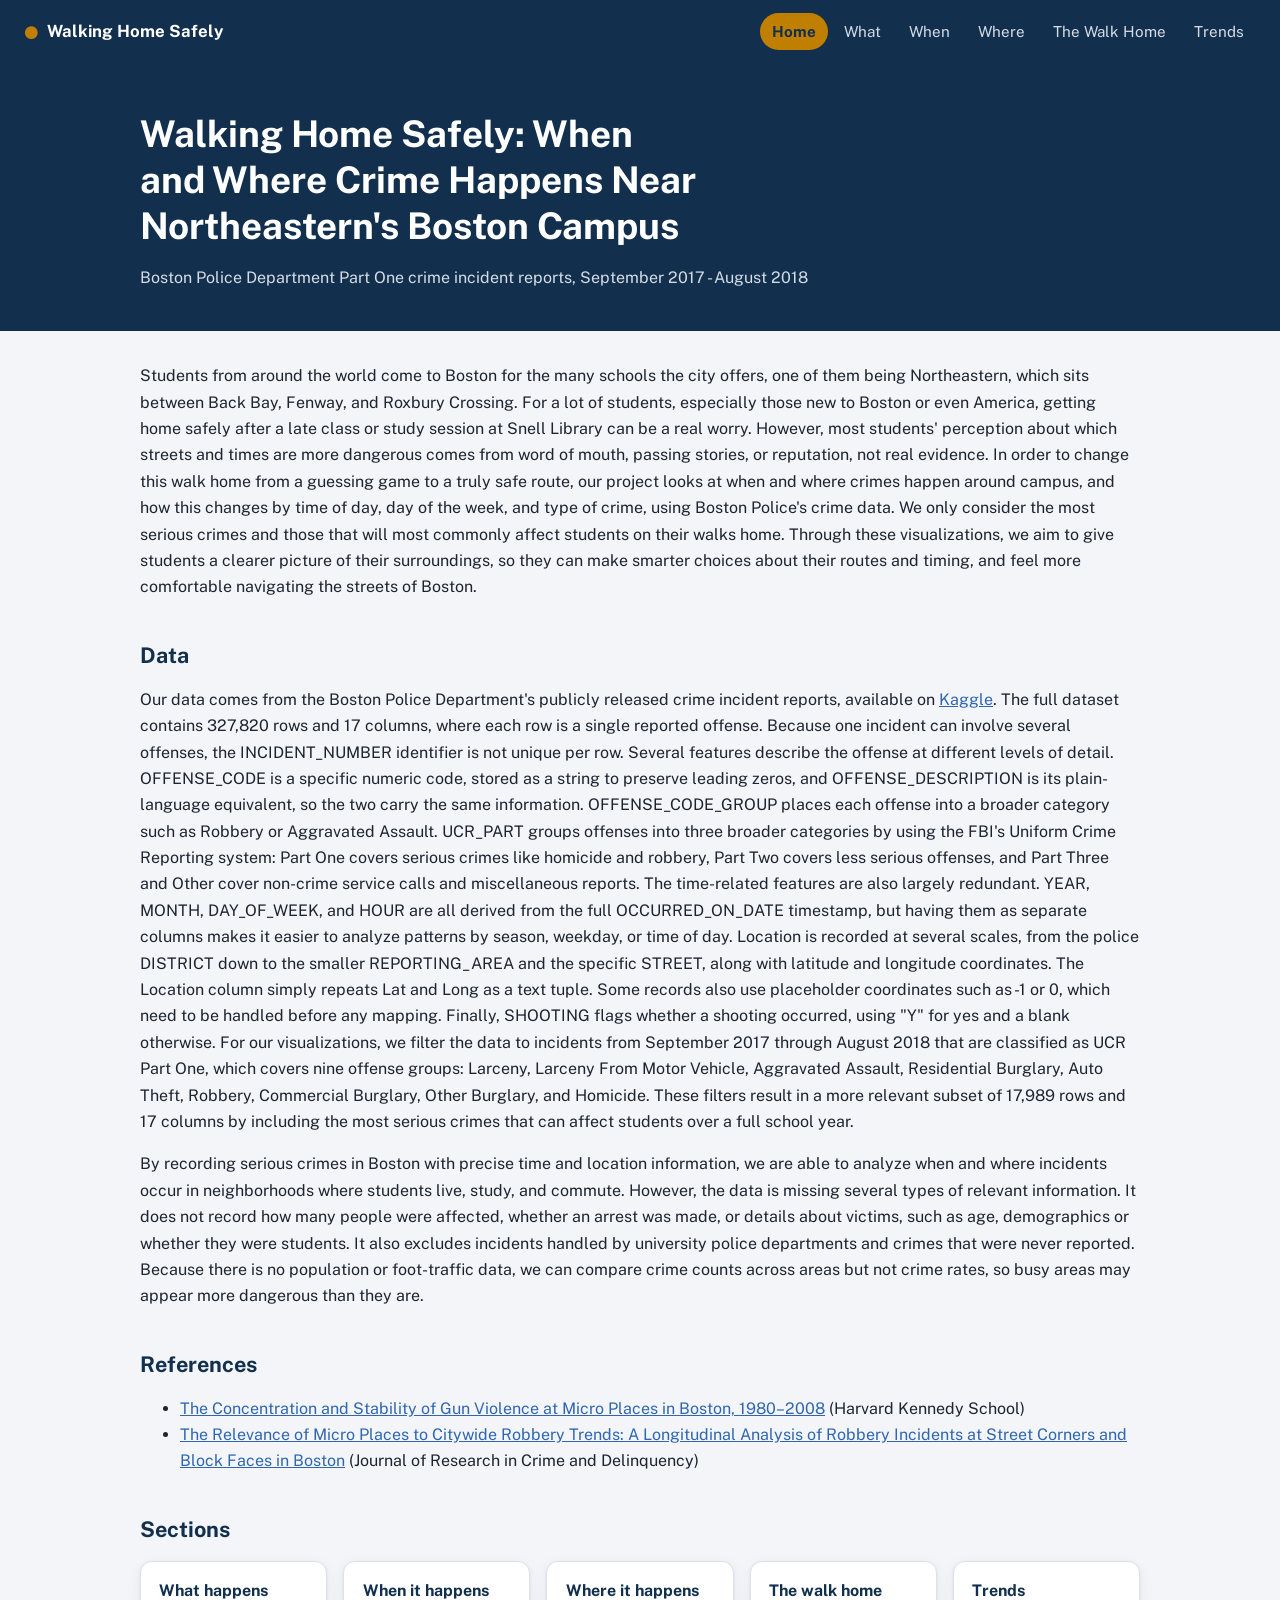
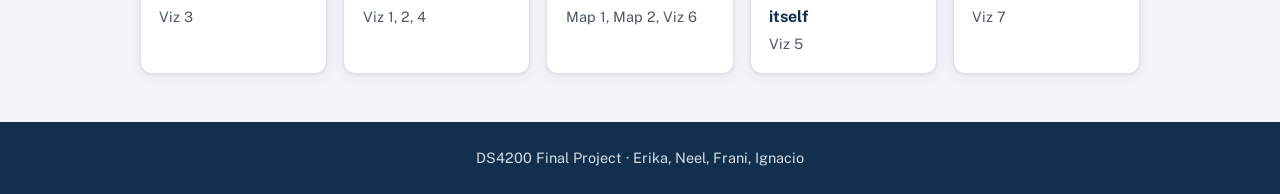
<file: index.html>
<!DOCTYPE html>
<html lang="en">
<head>
  <meta charset="UTF-8">
  <meta name="viewport" content="width=device-width, initial-scale=1.0">
  <title>Walking Home Safely</title>
  <link rel="stylesheet" href="https://fonts.googleapis.com/css2?family=Public+Sans:wght@400;600;700&display=swap">
  <link rel="stylesheet" href="style.css">
</head>
<body>
  <nav>
    <a class="brand" href="index.html">Walking Home Safely</a>
    <a href="index.html" class="active">Home</a>
    <a href="what.html">What</a>
    <a href="when.html">When</a>
    <a href="where.html">Where</a>
    <a href="walk-home.html">The Walk Home</a>
    <a href="trends.html">Trends</a>
  </nav>

  <header class="hero">
    <div class="hero-inner">
      <h1>Walking Home Safely: When and Where Crime Happens Near Northeastern's Boston Campus</h1>
      <p>Boston Police Department Part One crime incident reports, September 2017 - August 2018</p>
    </div>
  </header>

  <main>
    <p>Students from around the world come to Boston for the many schools the city offers, one of them being Northeastern, which sits between Back Bay, Fenway, and Roxbury Crossing. For a lot of students, especially those new to Boston or even America, getting home safely after a late class or study session at Snell Library can be a real worry. However, most students' perception about which streets and times are more dangerous comes from word of mouth, passing stories, or reputation, not real evidence. In order to change this walk home from a guessing game to a truly safe route, our project looks at when and where crimes happen around campus, and how this changes by time of day, day of the week, and type of crime, using Boston Police's crime data. We only consider the most serious crimes and those that will most commonly affect students on their walks home. Through these visualizations, we aim to give students a clearer picture of their surroundings, so they can make smarter choices about their routes and timing, and feel more comfortable navigating the streets of Boston.</p>

    <h2>Data</h2>
    <p>Our data comes from the Boston Police Department's publicly released crime incident reports, available on <a href="https://www.kaggle.com/datasets/ankkur13/boston-crime-data">Kaggle</a>. The full dataset contains 327,820 rows and 17 columns, where each row is a single reported offense. Because one incident can involve several offenses, the INCIDENT_NUMBER identifier is not unique per row. Several features describe the offense at different levels of detail. OFFENSE_CODE is a specific numeric code, stored as a string to preserve leading zeros, and OFFENSE_DESCRIPTION is its plain-language equivalent, so the two carry the same information. OFFENSE_CODE_GROUP places each offense into a broader category such as Robbery or Aggravated Assault. UCR_PART groups offenses into three broader categories by using the FBI's Uniform Crime Reporting system: Part One covers serious crimes like homicide and robbery, Part Two covers less serious offenses, and Part Three and Other cover non-crime service calls and miscellaneous reports. The time-related features are also largely redundant. YEAR, MONTH, DAY_OF_WEEK, and HOUR are all derived from the full OCCURRED_ON_DATE timestamp, but having them as separate columns makes it easier to analyze patterns by season, weekday, or time of day. Location is recorded at several scales, from the police DISTRICT down to the smaller REPORTING_AREA and the specific STREET, along with latitude and longitude coordinates. The Location column simply repeats Lat and Long as a text tuple. Some records also use placeholder coordinates such as -1 or 0, which need to be handled before any mapping. Finally, SHOOTING flags whether a shooting occurred, using "Y" for yes and a blank otherwise. For our visualizations, we filter the data to incidents from September 2017 through August 2018 that are classified as UCR Part One, which covers nine offense groups: Larceny, Larceny From Motor Vehicle, Aggravated Assault, Residential Burglary, Auto Theft, Robbery, Commercial Burglary, Other Burglary, and Homicide. These filters result in a more relevant subset of 17,989 rows and 17 columns by including the most serious crimes that can affect students over a full school year.</p>
    <p>By recording serious crimes in Boston with precise time and location information, we are able to analyze when and where incidents occur in neighborhoods where students live, study, and commute. However, the data is missing several types of relevant information. It does not record how many people were affected, whether an arrest was made, or details about victims, such as age, demographics or whether they were students. It also excludes incidents handled by university police departments and crimes that were never reported. Because there is no population or foot-traffic data, we can compare crime counts across areas but not crime rates, so busy areas may appear more dangerous than they are.</p>

    <h2>References</h2>
    <ul>
      <li><a href="https://www.hks.harvard.edu/publications/concentration-and-stability-gun-violence-micro-places-boston-1980-2008">The Concentration and Stability of Gun Violence at Micro Places in Boston, 1980–2008</a> (Harvard Kennedy School)</li>
      <li><a href="https://journals.sagepub.com/doi/10.1177/0022427810384137">The Relevance of Micro Places to Citywide Robbery Trends: A Longitudinal Analysis of Robbery Incidents at Street Corners and Block Faces in Boston</a> (Journal of Research in Crime and Delinquency)</li>
    </ul>

    <h2>Sections</h2>
    <ul class="section-cards">
      <li><a href="what.html"><b>What happens</b><span>Viz 3</span></a></li>
      <li><a href="when.html"><b>When it happens</b><span>Viz 1, 2, 4</span></a></li>
      <li><a href="where.html"><b>Where it happens</b><span>Map 1, Map 2, Viz 6</span></a></li>
      <li><a href="walk-home.html"><b>The walk home itself</b><span>Viz 5</span></a></li>
      <li><a href="trends.html"><b>Trends</b><span>Viz 7</span></a></li>
    </ul>
  </main>

  <footer>
    DS4200 Final Project · Erika, Neel, Frani, Ignacio
  </footer>
</body>
</html>
</file>
<file: style.css>
/* Theme: night navy frame, white cards, amber = day / highlight, blue = night / accent
   Chart colors live in Project/theme.py; keep --blue and --amber the same as NIGHT and DAY there. */
:root {
  --night: #12304d;   /* nav, footer, headings */
  --blue: #2E66B0;    /* links, accents (same blue as the night line in Viz 5 and the bars in Viz 6) */
  --amber: #C17F00;   /* active tab, highlights (same amber as the day line in Viz 5) */
  --ground: #f3f5f8;  /* page background */
  --card: #fff;
  --ink: #1d2430;
  --muted: #4d5766;
  --line: #dde2ea;
  --nav-text: #d6dde7;
  --radius: 12px;
  --shadow: 0 1px 3px rgba(18, 48, 77, 0.08), 0 4px 16px rgba(18, 48, 77, 0.06);
}

body {
  margin: 0;
  font-family: "Public Sans", system-ui, -apple-system, "Segoe UI", sans-serif;
  line-height: 1.65;
  color: var(--ink);
  background: var(--ground);
}

a { color: var(--blue); }

nav {
  position: sticky;
  top: 0;
  z-index: 100;
  display: flex;
  flex-wrap: wrap;
  align-items: center;
  gap: 0.25rem;
  padding: 0.75rem 1.5rem;
  background: var(--night);
}
nav a {
  color: var(--nav-text);
  text-decoration: none;
  padding: 0.35rem 0.75rem;
  border-radius: 999px;
  font-size: 0.95rem;
}
nav a:hover { color: #fff; background: rgba(255, 255, 255, 0.08); }
nav a.active { color: var(--night); background: var(--amber); font-weight: 700; }
nav .brand { margin-right: auto; padding-left: 0; color: #fff; font-weight: 700; font-size: 1.05rem; }
nav .brand::before { content: "●"; color: var(--amber); margin-right: 0.5rem; }
nav .brand:hover { background: none; }

main {
  max-width: 1000px;
  margin: 2rem auto;
  padding: 0 1.5rem;
}

h1 { font-size: 2rem; line-height: 1.25; margin: 0 0 1rem; color: var(--night); text-wrap: balance; }
h2 { font-size: 1.35rem; line-height: 1.3; color: var(--night); text-wrap: balance; }
main > h2 { margin-top: 2.5rem; }

/* Each visualization sits on its own card */
section.viz {
  margin: 2rem 0;
  padding: 1.5rem 1.75rem;
  background: var(--card);
  border: 1px solid var(--line);
  border-radius: var(--radius);
  box-shadow: var(--shadow);
}
section.viz h2 { margin-top: 0; }
.chart { overflow-x: auto; margin: 1rem 0; }

/* Spot for a visualization that hasn't been added yet */
.placeholder {
  border: 2px dashed var(--line);
  border-radius: 8px;
  padding: 3rem 1rem;
  text-align: center;
  color: var(--muted);
  background: var(--ground);
}

/* Home page: header band and section cards */
.hero { background: var(--night); color: #fff; }
.hero-inner { max-width: 1000px; margin: 0 auto; padding: 3rem 1.5rem 2.5rem; }
.hero h1 { color: #fff; font-size: 2.3rem; max-width: 800px; }
.hero p { margin: 0; color: var(--nav-text); }

.section-cards {
  display: grid;
  grid-template-columns: repeat(auto-fit, minmax(170px, 1fr));
  gap: 1rem;
  margin: 1rem 0 2rem;
  padding: 0;
  list-style: none;
}
.section-cards a {
  display: block;
  height: 100%;
  box-sizing: border-box;
  padding: 1rem 1.15rem;
  background: var(--card);
  border: 1px solid var(--line);
  border-radius: var(--radius);
  box-shadow: var(--shadow);
  color: var(--ink);
  text-decoration: none;
  transition: transform 0.15s, border-color 0.15s;
}
.section-cards a:hover { transform: translateY(-2px); border-color: var(--amber); }
.section-cards b { display: block; color: var(--night); }
.section-cards span { color: var(--muted); font-size: 0.9rem; }

footer {
  margin-top: 3rem;
  padding: 1.5rem;
  background: var(--night);
  color: var(--nav-text);
  text-align: center;
  font-size: 0.9rem;
}

/* Map 1 */
.map-controls { display: flex; flex-wrap: wrap; gap: 1.5rem; align-items: center; margin: 0.5rem 0; }
.map-controls select { font: inherit; padding: 0.2rem 0.4rem; border: 1px solid var(--line); border-radius: 6px; background: var(--card); }
#shown { color: var(--muted); font-weight: 600; }
.map-row { display: flex; gap: 1rem; align-items: flex-start; }
#map1 { flex: 1 1 auto; min-width: 0; height: 600px; position: relative; border-radius: 8px; overflow: hidden; }
.offense-panel { flex: 0 0 auto; padding: 0.75rem 1rem; background: var(--ground); border-radius: 8px; }
.offense-panel button {
  font: inherit; font-size: 0.85rem; margin-top: 0.5rem; padding: 0.15rem 0.7rem; cursor: pointer;
  background: var(--card); color: var(--night); border: 1px solid var(--line); border-radius: 999px;
}
.offense-panel button:hover { border-color: var(--blue); }
.offense-panel label { display: flex; align-items: center; gap: 0.4rem; }
.swatch { display: inline-block; width: 12px; height: 12px; border-radius: 50%; border: 1px solid #888; }
.zoom-buttons { position: absolute; top: 10px; left: 10px; z-index: 10; display: flex; flex-direction: column; gap: 4px; }
.zoom-buttons button {
  width: 32px; height: 32px; padding: 0; cursor: pointer;
  background: #fff; color: #222; border: 1px solid #bbb; border-radius: 6px;
  font: 600 20px/30px sans-serif; box-shadow: 0 1px 4px rgba(0, 0, 0, 0.4);
}
.zoom-buttons button:hover { background: #eee; }
.neu-label { color: #fff; font: 600 13px sans-serif; text-shadow: 0 0 3px #000, 0 0 3px #000; }

/* Two-handle hour slider: two range inputs stacked on one track */
.hour-range { position: relative; width: 300px; height: 24px; }
.hour-range input {
  position: absolute; left: 0; top: 0; width: 100%; margin: 0;
  pointer-events: none; background: none; -webkit-appearance: none; appearance: none;
  accent-color: var(--blue);
}
.hour-range input::-webkit-slider-thumb { pointer-events: auto; }
.hour-range input::-moz-range-thumb { pointer-events: auto; }
.hour-range::before {
  content: ""; position: absolute; left: 0; right: 0; top: 50%; height: 4px;
  transform: translateY(-50%); background: #ccc; border-radius: 2px;
}

@media (max-width: 700px) {
  nav { position: static; }
  section.viz { padding: 1.25rem 1rem; }
  .hero h1 { font-size: 1.8rem; }
  .map-row { flex-direction: column; }
  #map1 { width: 100%; height: 450px; }
}
</file>
